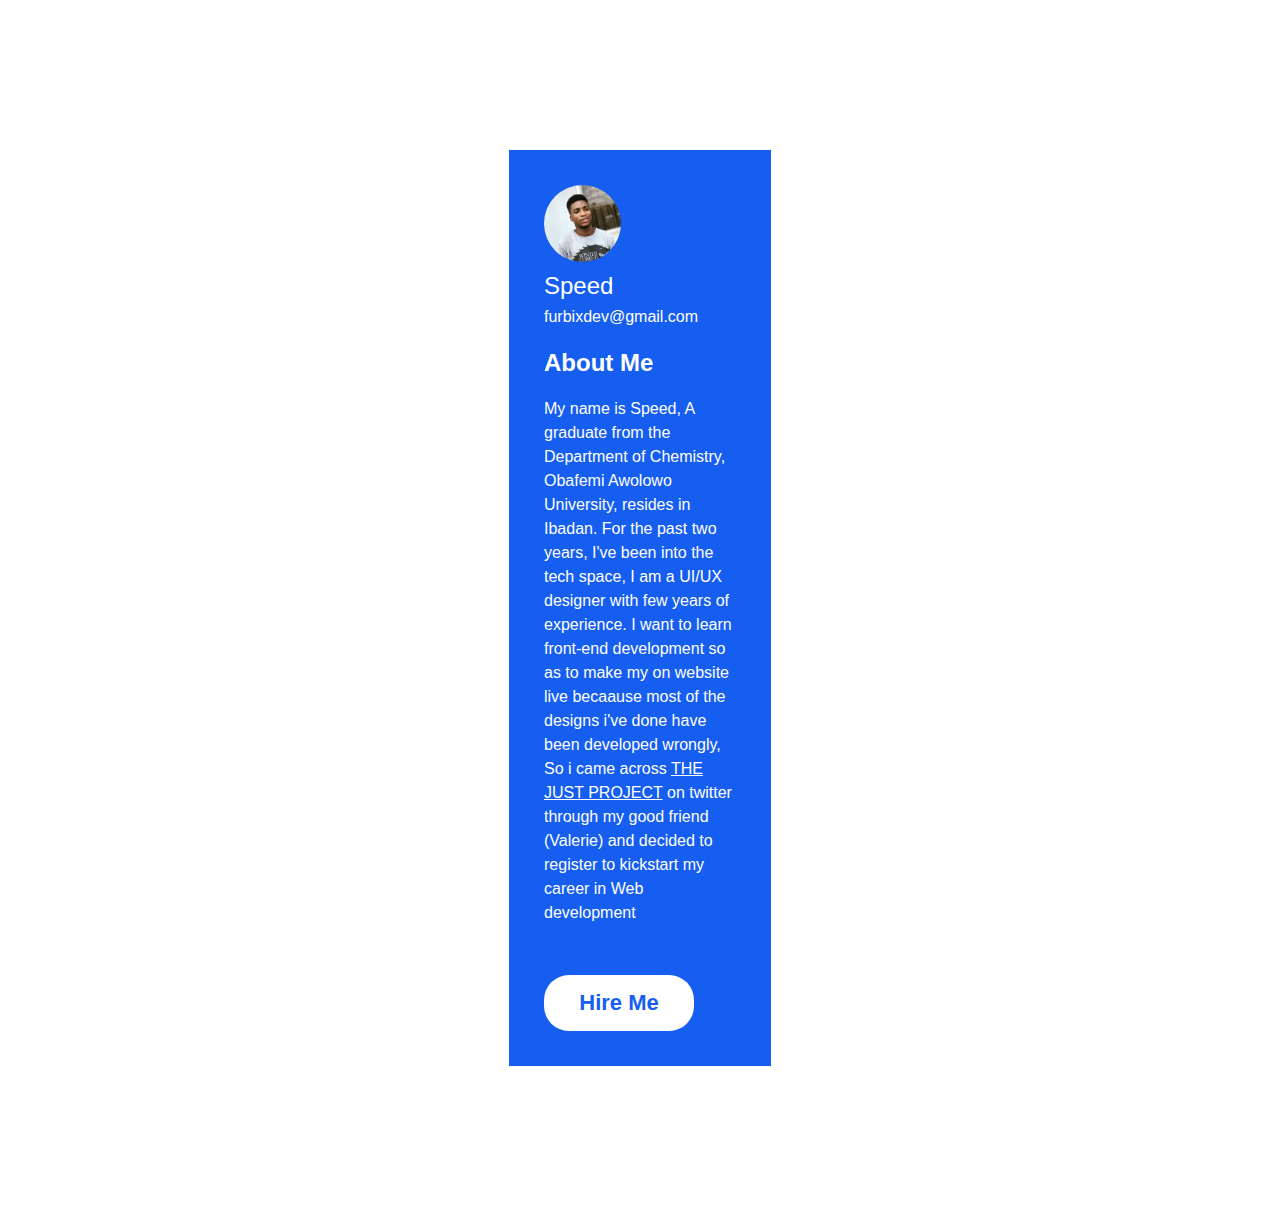
<file: index.html>
<!DOCTYPE html>
<html lang="en">
<head>
    <meta charset="UTF-8">
    <meta name="viewport" content="width=device-width, initial-scale=1.0">
    <link rel="stylesheet" href="style.css">
    <title>The Just Projects-Speed</title>
</head>
<body>
    <div class="speed">
        <img src="speed.jpg" alt="Zuzu"> 
        <p class="jam">Speed</p>
        <p class="email">furbixdev@gmail.com</p>
        <h2>About Me</h2>
        <p>My name is Speed, A graduate from the Department of Chemistry, Obafemi Awolowo University, resides in Ibadan. For the past two years, I've been into the tech space, I am a UI/UX designer with few years of experience. I want to learn front-end development so as to make my on website live becaause most of the designs i've done have been developed wrongly, So i came across <a href="www.twitter.com/Thejustproject" class="tjp">THE JUST PROJECT</a> on twitter through my good friend (Valerie) and decided to register to kickstart my career in Web development</p>
    <a href="https://www.X.com/0xispeed"><button class="my-button">Hire Me </button></a>
    </div>
</html>
</file>
<file: style.css>
body {
    margin: 0 auto;
}
.speed {
    width: 15%;
    margin: 150px auto;
    padding-top: 50px;
    background-color: #165EF0;
    padding: 35px;
}
img {
    width: 40%;
    border-radius: 50%;
    margin-bottom: 00px;
}
.speed .jam {
    text-align: left;
    font-family: 'Gill Sans', 'Gill Sans MT', Calibri, 'Trebuchet MS', sans-serif;
    font-size: 24px;
    margin-top: 15px;
    margin-bottom: 0px;
    color: white;
    margin-top: 2px;
}
.email{
    margin-bottom: 0px;
}
h2 {
    font-family: 'Gill Sans', 'Gill Sans MT', Calibri, 'Trebuchet MS', sans-serif;
    color: white;
    font-size: 24px;
}

.tjp {
    color: white;
}
p {
    line-height: 1.5em;
    font-family: 'Gill Sans', 'Gill Sans MT', Calibri, 'Trebuchet MS', sans-serif;
    max-width: 500px;
    margin-top: 1px;
    margin-bottom: 50px;
    color: white;
}
.my-button {
    background-color: white; /* Background color */
    color: #165EF0; /* Text color */
    border: none; /* Remove border */
    padding: 15px 25px; /* Padding for space around the text */
    width: 150px;
    font-size: 22px; /* Font size */
    font-weight: bold;
    font-family: 'Gill Sans', 'Gill Sans MT', Calibri, 'Trebuchet MS', sans-serif;
    border-radius: 25px; /* Rounded corners */
    cursor: pointer; /* Change cursor on hover */
    transition: background-color 0.3s ease;
}
.my-button:hover{
    opacity: 0.8;
}
</file>
